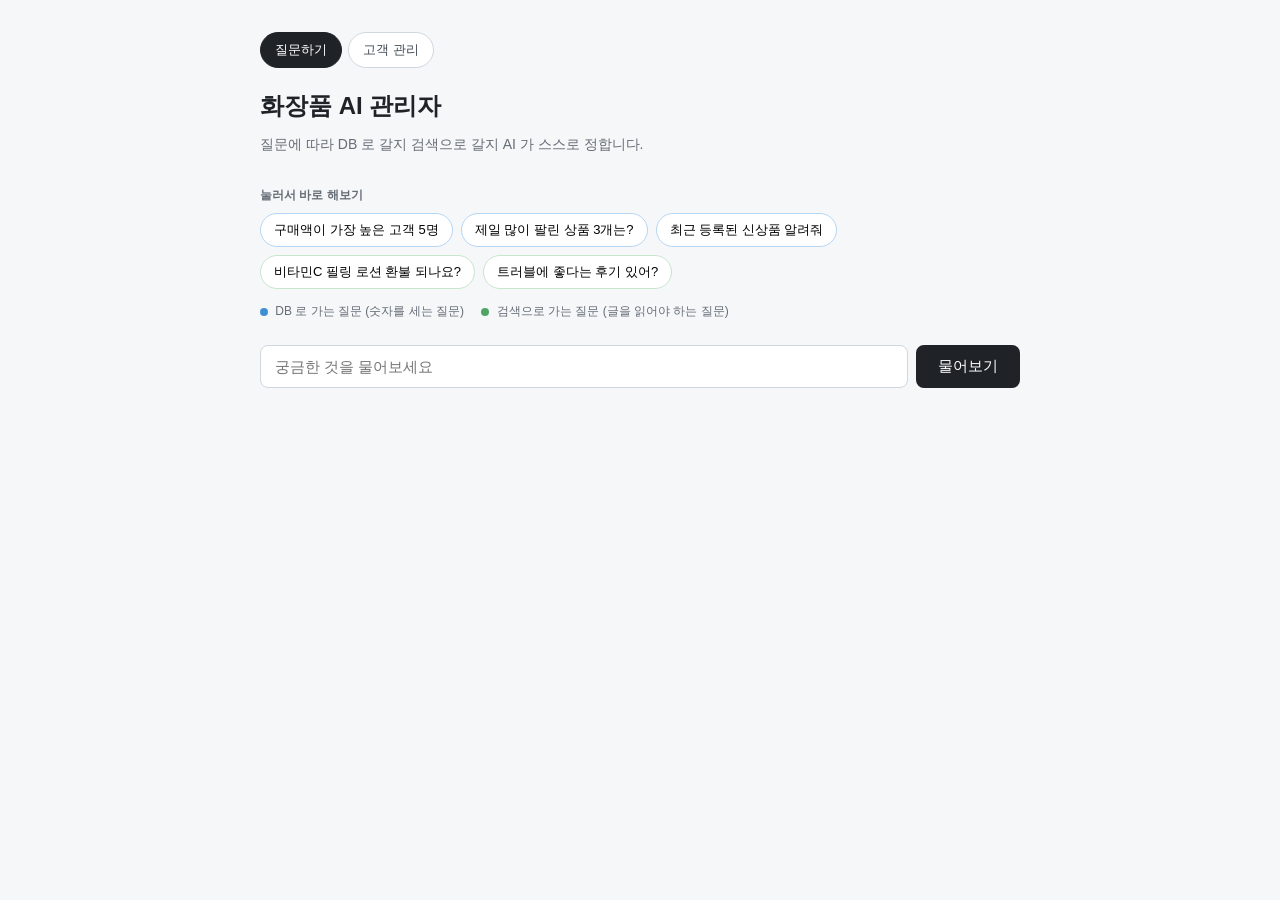
<file: web/index.html>
<!DOCTYPE html>
<html lang="ko">
  <head>
    <meta charset="UTF-8" />
    <meta name="viewport" content="width=device-width, initial-scale=1.0" />
    <title>화장품 AI 관리자</title>
    <link rel="stylesheet" href="style.css" />
  </head>

  <body>
    <header>
      <nav>
        <a href="index.html" class="current">질문하기</a>
        <a href="customers.html">고객 관리</a>
      </nav>
      <h1>화장품 AI 관리자</h1>
      <p>질문에 따라 DB 로 갈지 검색으로 갈지 AI 가 스스로 정합니다.</p>
    </header>

    <main>
      <!-- 눌러보면 두 경로가 어떻게 갈리는지 바로 볼 수 있습니다 -->
      <section class="examples">
        <p class="label">눌러서 바로 해보기</p>
        <div class="example-buttons">
          <button class="example tool-example">구매액이 가장 높은 고객 5명</button>
          <button class="example tool-example">제일 많이 팔린 상품 3개는?</button>
          <button class="example tool-example">최근 등록된 신상품 알려줘</button>
          <button class="example rag-example">비타민C 필링 로션 환불 되나요?</button>
          <button class="example rag-example">트러블에 좋다는 후기 있어?</button>
        </div>
        <p class="hint">
          <span class="dot tool"></span> DB 로 가는 질문 (숫자를 세는 질문)
          <span class="dot rag"></span> 검색으로 가는 질문 (글을 읽어야 하는 질문)
        </p>
      </section>

      <section class="ask-box">
        <input id="question" type="text" placeholder="궁금한 것을 물어보세요" autocomplete="off" />
        <button id="ask-button">물어보기</button>
      </section>

      <section id="result" class="hidden">
        <div class="path-box">
          <span class="label">실행 경로</span>
          <div id="path"></div>
        </div>

        <div class="answer-box">
          <span class="label">답변</span>
          <div id="answer"></div>
        </div>

        <div class="sources-box">
          <span class="label" id="sources-label">근거</span>
          <div id="sources"></div>
        </div>
      </section>

      <p id="loading" class="hidden">단계가 끝날 때마다 위에 하나씩 나타납니다...</p>
      <p id="error" class="hidden"></p>
    </main>

    <!-- 목록을 HTML 문자열로 그리기 때문에 escapeHtml 이 먼저 있어야 합니다 -->
    <script src="escape.js"></script>
    <script src="app.js"></script>
  </body>
</html>
</file>
<file: web/style.css>
/* 화장품 AI 관리자 화면 스타일 */

* {
  box-sizing: border-box;
}

body {
  margin: 0;
  padding: 32px 20px 80px;
  font-family: "맑은 고딕", "Malgun Gothic", -apple-system, sans-serif;
  background: #f6f7f9;
  color: #1f2328;
  line-height: 1.7;
}

header,
main {
  max-width: 760px;
  margin: 0 auto;
}

header {
  margin-bottom: 28px;
}

header h1 {
  margin: 0 0 6px;
  font-size: 24px;
}

header p {
  margin: 0;
  color: #656d76;
  font-size: 14px;
}

.label {
  display: block;
  margin-bottom: 8px;
  font-size: 12px;
  font-weight: bold;
  color: #656d76;
}

/* 예시 질문 */

.examples {
  margin-bottom: 24px;
}

.example-buttons {
  display: flex;
  flex-wrap: wrap;
  gap: 8px;
}

.example {
  padding: 7px 13px;
  border: 1px solid #d0d7de;
  border-radius: 999px;
  background: #fff;
  font-size: 13px;
  font-family: inherit;
  cursor: pointer;
}

.example:hover {
  background: #f0f3f6;
}

.tool-example {
  border-color: #b5d6f5;
}

.rag-example {
  border-color: #c7e6cd;
}

.hint {
  margin: 12px 0 0;
  font-size: 12px;
  color: #656d76;
}

.dot {
  display: inline-block;
  width: 8px;
  height: 8px;
  margin: 0 4px 0 14px;
  border-radius: 50%;
  vertical-align: middle;
}

.hint .dot:first-child {
  margin-left: 0;
}

.dot.tool {
  background: #3f8fd4;
}

.dot.rag {
  background: #4fa563;
}

/* 질문 입력 */

.ask-box {
  display: flex;
  gap: 8px;
  margin-bottom: 24px;
}

#question {
  flex: 1;
  padding: 12px 14px;
  border: 1px solid #d0d7de;
  border-radius: 8px;
  background: #fff;
  font-size: 15px;
  font-family: inherit;
}

#question:focus {
  outline: 2px solid #3f8fd4;
  outline-offset: -1px;
}

#ask-button {
  padding: 12px 22px;
  border: none;
  border-radius: 8px;
  background: #1f2328;
  color: #fff;
  font-size: 15px;
  font-family: inherit;
  cursor: pointer;
}

#ask-button:disabled {
  background: #8c959f;
  cursor: default;
}

/* 결과 */

.path-box,
.answer-box,
.sources-box {
  margin-bottom: 18px;
  padding: 16px 18px;
  border: 1px solid #e1e4e8;
  border-radius: 10px;
  background: #fff;
}

#path {
  display: flex;
  flex-wrap: wrap;
  align-items: center;
  gap: 6px;
}

.node {
  padding: 4px 11px;
  border-radius: 6px;
  background: #eef1f4;
  font-size: 13px;
}

.node.tool {
  background: #ddeaf7;
  color: #14508c;
}

.node.rag {
  background: #dff0e3;
  color: #1c5c2c;
}

.arrow {
  color: #8c959f;
  font-size: 13px;
}

#answer {
  white-space: pre-wrap;
  font-size: 15px;
}

.source {
  padding: 10px 0;
  border-top: 1px solid #f0f3f6;
  font-size: 13px;
}

.source:first-child {
  border-top: none;
}

.source-head {
  margin-bottom: 3px;
  color: #656d76;
  font-size: 12px;
}

.source-body {
  color: #424a53;
}

/* 상태 */

.hidden {
  display: none;
}

#loading {
  color: #656d76;
  font-size: 14px;
}

#error {
  padding: 12px 16px;
  border: 1px solid #f0b8b8;
  border-radius: 8px;
  background: #fff5f5;
  color: #b13434;
  font-size: 14px;
}


/* ── 화면 위 이동 링크 ───────────────────────────── */

nav {
  display: flex;
  gap: 6px;
  margin-bottom: 18px;
}

nav a {
  padding: 6px 14px;
  border: 1px solid #d0d7de;
  border-radius: 999px;
  background: #fff;
  color: #424a53;
  font-size: 13px;
  text-decoration: none;
}

nav a:hover {
  background: #f0f3f6;
}

nav a.current {
  border-color: #1f2328;
  background: #1f2328;
  color: #fff;
}

/* ── 고객 관리 화면 ─────────────────────────────── */

main.two-columns {
  display: grid;
  grid-template-columns: 280px 1fr;
  gap: 18px;
  max-width: 1080px;
}

@media (max-width: 820px) {
  main.two-columns {
    grid-template-columns: 1fr;
  }
}

.detail-panel {
  /* 상세 문서처럼 긴 글이 들어와도 칸 밖으로 넘치지 않게 합니다 */
  min-width: 0;
}

.list-panel {
  padding: 14px;
  border: 1px solid #e1e4e8;
  border-radius: 10px;
  background: #fff;
  align-self: start;
}

#filter {
  width: 100%;
  padding: 9px 12px;
  border: 1px solid #d0d7de;
  border-radius: 8px;
  font-size: 14px;
  font-family: inherit;
}

#customer-list {
  max-height: 560px;
  overflow-y: auto;
}

.customer-item {
  display: block;
  width: 100%;
  padding: 9px 10px;
  border: none;
  border-radius: 7px;
  background: none;
  font-family: inherit;
  font-size: 14px;
  text-align: left;
  cursor: pointer;
}

.customer-item:hover {
  background: #f0f3f6;
}

.customer-item.selected {
  background: #ddeaf7;
}

.customer-item .sub {
  display: block;
  color: #656d76;
  font-size: 12px;
}

/* 원래 값과 가려진 값을 나란히 */

.compare {
  display: grid;
  grid-template-columns: 1fr 1fr;
  gap: 14px;
}

@media (max-width: 640px) {
  .compare {
    grid-template-columns: 1fr;
  }
}

.compare-side {
  padding: 14px 16px;
  border: 1px solid #e1e4e8;
  border-radius: 10px;
  background: #fff;
}

.compare-side.masked-side {
  border-color: #b5d6f5;
  background: #f5faff;
}

.compare-side table {
  width: 100%;
  border-collapse: collapse;
  font-size: 13px;
}

.compare-side th {
  width: 84px;
  padding: 4px 0;
  color: #656d76;
  font-weight: normal;
  text-align: left;
  vertical-align: top;
}

.compare-side td {
  padding: 4px 0;
  word-break: break-all;
}

.compare-hint {
  margin: 10px 0 18px;
}

.panel {
  margin-bottom: 18px;
  padding: 14px 16px;
  border: 1px solid #e1e4e8;
  border-radius: 10px;
  background: #fff;
}

.row {
  display: flex;
  gap: 12px;
  padding: 8px 0;
  border-top: 1px solid #f0f3f6;
  font-size: 13px;
}

.row:first-child {
  border-top: none;
}

.row-date {
  flex: 0 0 84px;
  color: #656d76;
  font-size: 12px;
}

.row-main {
  flex: 1;
}

.row-side {
  color: #656d76;
}

.stars {
  color: #d99a2b;
}

.review-text {
  display: block;
  margin-top: 2px;
  color: #424a53;
}
</file>
